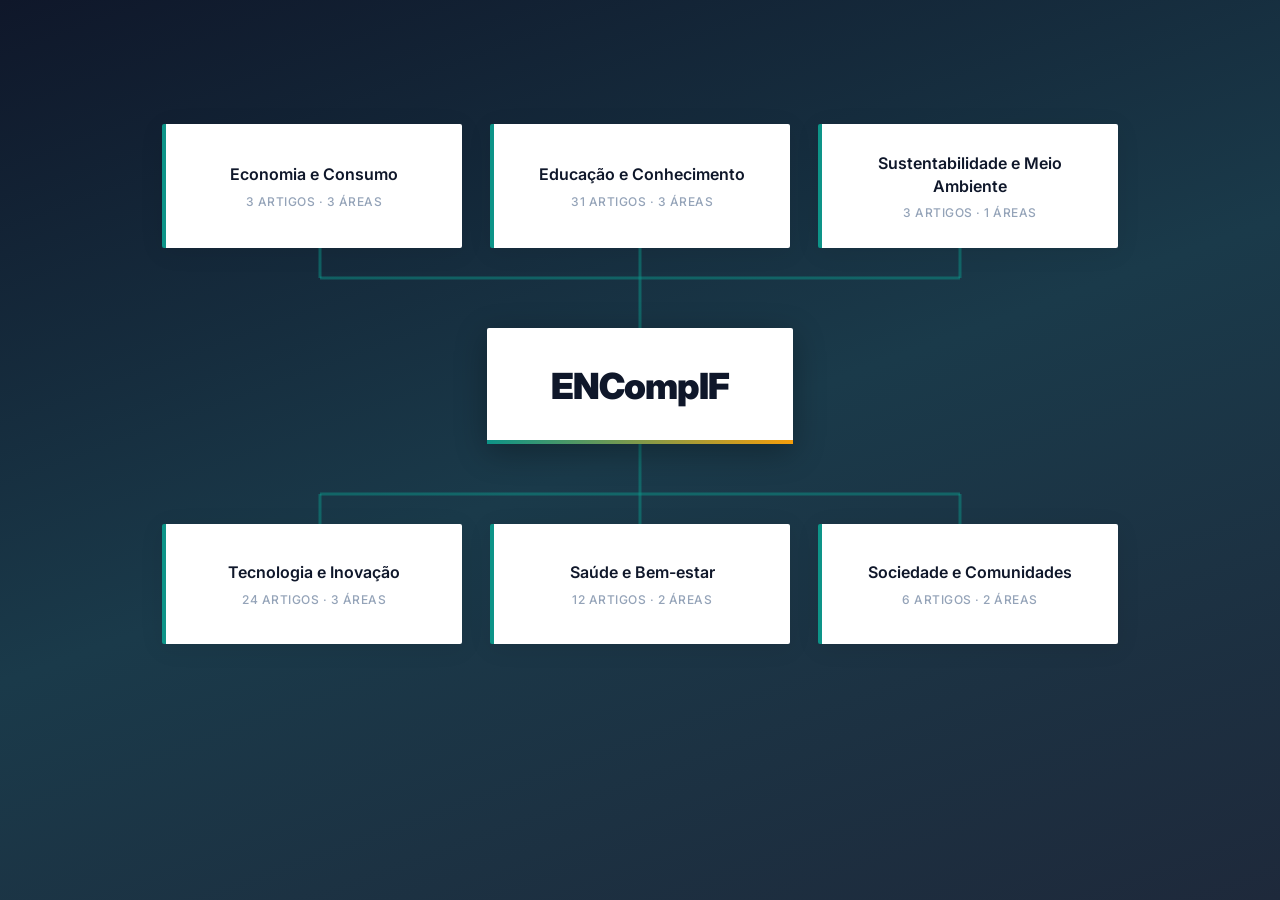
<file: index.html>
<!DOCTYPE html>
<html lang="pt-BR">
<head>
    <meta charset="UTF-8">
    <meta name="viewport" content="width=device-width, initial-scale=1.0">
    <title>ENCompIF - Plataforma de Navegação Hierárquica</title>
    <link rel="preconnect" href="https://fonts.googleapis.com">
    <link rel="preconnect" href="https://fonts.gstatic.com" crossorigin>
    <link href="https://fonts.googleapis.com/css2?family=Inter:wght@400;500;600;700;800;900&display=swap" rel="stylesheet">
    <link rel="stylesheet" href="style.css">
</head>
<body>
    <div class="container" id="app"></div>
    <script src="app.js"></script>
</body>
</html>
</file>
<file: style.css>
:root {
    --primary: #0d9488;
    --primary-dark: #0f766e;
    --primary-light: #14b8a6;
    --accent: #f59e0b;
    --accent-dark: #d97706;
    --bg-deep: #0f172a;
    --bg-mid: #1e293b;
    --bg-surface: #ffffff;
    --text-primary: #0f172a;
    --text-secondary: #475569;
    --text-muted: #94a3b8;
    --border-subtle: #e2e8f0;
    --card-shadow: 0 4px 24px rgba(0, 0, 0, 0.08);
    --card-shadow-hover: 0 12px 40px rgba(13, 148, 136, 0.18);
    --touch-target-min: 48px;
}

* {
    margin: 0;
    padding: 0;
    box-sizing: border-box;
}

body {
    font-family: 'Inter', system-ui, -apple-system, sans-serif;
    background: linear-gradient(160deg, var(--bg-deep) 0%, #1a3a4a 50%, var(--bg-mid) 100%);
    min-height: 100vh;
    padding: 24px;
    overflow-x: hidden;
    color: var(--text-primary);
}

.container {
    max-width: 1400px;
    margin: 0 auto;
    padding-bottom: 96px;
}

/* ========== HIERARCHY VIEW ========== */
.hierarchy-view {
    display: flex;
    flex-direction: column;
    align-items: center;
    justify-content: center;
    min-height: 80vh;
    transition: all 0.5s cubic-bezier(0.22, 1, 0.36, 1);
}

/* ========== ORGANOGRAM LAYOUT ========== */
.organogram {
    display: flex;
    flex-direction: column;
    align-items: center;
    width: 100%;
    max-width: 960px;
}

.organogram-desktop {
    width: 100%;
}

.mobile-organogram {
    display: none;
    width: 100%;
    max-width: 560px;
    margin: 0 auto;
    padding: 6px 2px 10px;
    position: relative;
    align-items: center;
    flex-direction: column;
}

.mobile-org-item {
    width: 100%;
    display: flex;
    justify-content: center;
    padding: 0 4px;
}

.mobile-org-item .central-node,
.mobile-org-item .node {
    width: 100%;
    max-width: 560px;
    margin: 0;
    border-radius: 6px;
}

.mobile-org-item .central-node {
    box-shadow: 0 14px 36px rgba(10, 20, 40, 0.35);
}

.mobile-org-item .node {
    box-shadow: 0 10px 28px rgba(15, 23, 42, 0.2);
}

.mobile-org-item .node::before {
    opacity: 1;
}

.mobile-org-connector {
    display: block;
    position: relative;
    width: 2px;
    height: 24px;
    border-radius: 99px;
    background: linear-gradient(
        180deg,
        rgba(20, 184, 166, 0.35) 0%,
        rgba(13, 148, 136, 0.95) 55%,
        rgba(245, 158, 11, 0.4) 100%
    );
}

.mobile-org-connector::before,
.mobile-org-connector::after {
    content: '';
    position: absolute;
    left: 50%;
    width: 6px;
    height: 6px;
    transform: translateX(-50%);
    border-radius: 50%;
    background: rgba(13, 148, 136, 0.8);
    box-shadow: 0 0 0 2px rgba(240, 253, 250, 0.7);
}

.mobile-org-connector::before {
    top: -3px;
}

.mobile-org-connector::after {
    bottom: -3px;
}

.org-row {
    display: grid;
    grid-template-columns: repeat(3, 1fr);
    gap: 24px;
    width: 100%;
    justify-items: center;
}

.org-row-dynamic {
    grid-template-columns: repeat(var(--org-cols, 3), minmax(0, 1fr));
}

.org-lines {
    width: 100%;
    height: 80px;
    display: block;
}


.org-center {
    display: flex;
    justify-content: center;
    width: 100%;
}

/* ========== CENTRAL NODE ========== */
.central-node {
    background: var(--bg-surface);
    color: var(--text-primary);
    font-size: 36px;
    font-weight: 900;
    letter-spacing: -1px;
    padding: 36px 64px;
    border-radius: 2px;
    cursor: default;
    position: relative;
    box-shadow: 0 8px 32px rgba(0, 0, 0, 0.3);
    transition: all 0.35s cubic-bezier(0.22, 1, 0.36, 1);
}

.central-node::after {
    content: '';
    position: absolute;
    bottom: 0;
    left: 0;
    right: 0;
    height: 4px;
    background: linear-gradient(90deg, var(--primary), var(--accent));
}

.central-node.clickable {
    cursor: pointer;
}

.central-node.clickable:hover {
    transform: translateY(-4px) scale(1.02);
    box-shadow: var(--card-shadow-hover);
}

/* ========== CATEGORY/SUBCATEGORY NODES ========== */
.node {
    background: var(--bg-surface);
    padding: 28px 32px;
    border-radius: 2px;
    box-shadow: var(--card-shadow);
    cursor: pointer;
    transition: all 0.35s cubic-bezier(0.22, 1, 0.36, 1);
    text-align: center;
    font-weight: 600;
    font-size: 16px;
    color: var(--text-primary);
    position: relative;
    border-left: 4px solid var(--primary);
    overflow: hidden;
    min-height: 120px;
    height: auto;
    max-width: 300px;
    width: 100%;
    display: flex;
    flex-direction: column;
    align-items: center;
    justify-content: center;
}

.node::before {
    content: '';
    position: absolute;
    top: 0;
    left: 0;
    width: 100%;
    height: 100%;
    background: linear-gradient(135deg, rgba(13, 148, 136, 0.04), transparent);
    opacity: 0;
    transition: opacity 0.35s ease;
}

.node:hover::before {
    opacity: 1;
}

.node:hover {
    transform: translateY(-4px) scale(1.02);
    box-shadow: var(--card-shadow-hover);
    border-left-color: var(--accent);
}

.node .node-label {
    display: block;
    line-height: 1.4;
    overflow-wrap: anywhere;
}

.node .node-count {
    display: block;
    font-size: 12px;
    font-weight: 500;
    color: var(--text-muted);
    margin-top: 8px;
    text-transform: uppercase;
    letter-spacing: 0.5px;
}

.node .node-arrow {
    position: absolute;
    right: 16px;
    top: 50%;
    transform: translateY(-50%);
    font-size: 18px;
    color: var(--primary);
    opacity: 0;
    transition: all 0.35s ease;
}

.node:hover .node-arrow {
    opacity: 1;
    right: 12px;
}

/* ========== GRID LAYOUTS ========== */

/* ========== EVENT INFO ========== */
.event-info-content {
    padding: 8px 0;
}

.event-description {
    font-size: 16px;
    line-height: 1.8;
    color: var(--text-secondary);
    margin-bottom: 32px;
    text-align: justify;
}

.event-stats {
    display: grid;
    grid-template-columns: repeat(4, 1fr);
    gap: 16px;
    margin-bottom: 32px;
}

.event-stat {
    background: var(--bg-deep);
    padding: 24px;
    border-radius: 2px;
    text-align: center;
    border-left: 4px solid var(--primary);
}

.event-stat-number {
    display: block;
    font-size: 32px;
    font-weight: 900;
    color: white;
    letter-spacing: -1px;
}

.event-stat-label {
    display: block;
    font-size: 12px;
    font-weight: 600;
    color: var(--text-muted);
    text-transform: uppercase;
    letter-spacing: 0.5px;
    margin-top: 4px;
}

.event-topics-title {
    font-size: 18px;
    font-weight: 700;
    color: var(--text-primary);
    margin-bottom: 16px;
}

/* ========== ARTICLES SECTION ========== */
.articles-section {
    background: var(--bg-surface);
    border-radius: 2px;
    padding: 40px;
    margin-top: 32px;
    box-shadow: 0 8px 32px rgba(0, 0, 0, 0.15);
}

.subcategory-header {
    background: var(--bg-deep);
    color: white;
    padding: 28px 32px;
    border-radius: 2px;
    text-align: left;
    font-size: 24px;
    font-weight: 800;
    letter-spacing: -0.5px;
    margin-bottom: 32px;
    position: relative;
    overflow: hidden;
}

.subcategory-header::after {
    content: '';
    position: absolute;
    bottom: 0;
    left: 0;
    width: 120px;
    height: 3px;
    background: linear-gradient(90deg, var(--primary), var(--accent));
}

.articles-grid {
    display: grid;
    grid-template-columns: repeat(auto-fill, minmax(360px, 1fr));
    gap: 24px;
}

/* ========== ARTICLE CARDS ========== */
.article-card {
    background: var(--bg-surface);
    border-radius: 2px;
    padding: 28px;
    box-shadow: var(--card-shadow);
    transition: all 0.35s cubic-bezier(0.22, 1, 0.36, 1);
    border: 1px solid var(--border-subtle);
    border-left: 4px solid var(--primary);
    display: flex;
    flex-direction: column;
    position: relative;
}

.article-card:hover {
    transform: translateY(-4px);
    box-shadow: var(--card-shadow-hover);
    border-left-color: var(--accent);
}

.article-title {
    font-size: 18px;
    font-weight: 700;
    color: var(--text-primary);
    margin-bottom: 10px;
    line-height: 1.4;
    letter-spacing: -0.3px;
}

.article-authors {
    font-size: 13px;
    color: var(--text-secondary);
    margin-bottom: 12px;
    font-style: italic;
    line-height: 1.5;
}

.article-meta {
    display: flex;
    gap: 8px;
    margin-bottom: 12px;
    flex-wrap: wrap;
}

.badge {
    background: var(--bg-deep);
    color: white;
    padding: 4px 12px;
    border-radius: 2px;
    font-size: 11px;
    font-weight: 600;
    letter-spacing: 0.3px;
    text-transform: uppercase;
}

.article-institutions {
    font-size: 12px;
    color: var(--text-muted);
    margin-bottom: 14px;
    padding-bottom: 14px;
    border-bottom: 1px solid var(--border-subtle);
    line-height: 1.5;
}

.article-abstract {
    font-size: 14px;
    color: var(--text-secondary);
    line-height: 1.7;
    margin-bottom: 16px;
    flex-grow: 1;
}

.keywords {
    display: flex;
    gap: 6px;
    flex-wrap: wrap;
    margin-bottom: 16px;
}

.keyword-tag {
    background: #f0fdfa;
    color: var(--primary-dark);
    padding: 4px 10px;
    border-radius: 2px;
    font-size: 11px;
    font-weight: 500;
    border: 1px solid #ccfbf1;
}

.article-button {
    display: flex;
    align-items: center;
    justify-content: center;
    background: var(--primary);
    color: white;
    border: none;
    padding: 12px 24px;
    border-radius: 2px;
    cursor: pointer;
    font-weight: 600;
    font-size: 14px;
    transition: all 0.3s cubic-bezier(0.22, 1, 0.36, 1);
    width: 100%;
    text-align: center;
    text-decoration: none;
    letter-spacing: 0.3px;
    min-height: var(--touch-target-min);
}

.article-button:hover {
    background: var(--primary-dark);
    transform: translateY(-2px);
    box-shadow: 0 6px 20px rgba(13, 148, 136, 0.3);
}

/* ========== LOADING / ERROR ========== */
.loading-state {
    display: flex;
    flex-direction: column;
    align-items: center;
    justify-content: center;
    min-height: 80vh;
    color: rgba(255, 255, 255, 0.9);
    font-size: 20px;
    gap: 24px;
    font-weight: 500;
}

.spinner {
    width: 48px;
    height: 48px;
    border: 3px solid rgba(255, 255, 255, 0.15);
    border-top-color: var(--primary-light);
    border-radius: 50%;
    animation: spin 0.7s linear infinite;
}

@keyframes spin {
    to { transform: rotate(360deg); }
}

.error-state {
    display: flex;
    flex-direction: column;
    align-items: center;
    justify-content: center;
    min-height: 80vh;
    color: white;
    text-align: center;
    gap: 16px;
}

.error-state h2 {
    font-size: 26px;
    font-weight: 800;
}

.error-state p {
    font-size: 15px;
    opacity: 0.7;
}

.retry-button {
    background: var(--primary);
    color: white;
    border: none;
    padding: 12px 32px;
    border-radius: 2px;
    font-weight: 600;
    font-size: 15px;
    cursor: pointer;
    transition: all 0.3s ease;
    min-height: var(--touch-target-min);
}

.retry-button:hover {
    background: var(--primary-dark);
    transform: translateY(-2px);
    box-shadow: 0 6px 20px rgba(13, 148, 136, 0.3);
}

/* ========== BREADCRUMB ========== */
.breadcrumb {
    background: rgba(255, 255, 255, 0.97);
    padding: 14px 24px;
    border-radius: 2px;
    margin-bottom: 24px;
    display: flex;
    align-items: center;
    gap: 10px;
    box-shadow: var(--card-shadow);
    flex-wrap: wrap;
    border-left: 4px solid var(--primary);
    position: sticky;
    top: max(12px, env(safe-area-inset-top));
    z-index: 140;
    -webkit-backdrop-filter: blur(8px);
    backdrop-filter: blur(8px);
}

.breadcrumb-item {
    color: var(--primary);
    cursor: pointer;
    font-weight: 600;
    font-size: 14px;
    transition: all 0.25s ease;
}

.breadcrumb-item:hover {
    color: var(--accent-dark);
}

.breadcrumb-separator {
    color: var(--text-muted);
    font-size: 12px;
}

.breadcrumb-current {
    color: var(--text-primary);
    font-weight: 700;
    font-size: 14px;
}

/* ========== SCROLL TOP ========== */
.scroll-top-button {
    position: fixed;
    right: max(16px, env(safe-area-inset-right));
    bottom: max(16px, env(safe-area-inset-bottom));
    width: 54px;
    height: 54px;
    min-height: var(--touch-target-min);
    border: none;
    border-radius: 999px;
    display: grid;
    place-items: center;
    background: linear-gradient(135deg, var(--primary), var(--primary-dark));
    color: #ffffff;
    font-size: 22px;
    font-weight: 800;
    line-height: 1;
    cursor: pointer;
    box-shadow: 0 10px 24px rgba(15, 23, 42, 0.32);
    opacity: 0;
    visibility: hidden;
    pointer-events: none;
    transform: translateY(10px);
    transition: opacity 0.25s ease, transform 0.25s ease, visibility 0.25s ease, box-shadow 0.25s ease;
    z-index: 180;
}

.scroll-top-button.visible {
    opacity: 1;
    visibility: visible;
    pointer-events: auto;
    transform: translateY(0);
}

.scroll-top-button:hover {
    transform: translateY(-2px);
    box-shadow: 0 14px 30px rgba(13, 148, 136, 0.42);
}

.scroll-top-button:focus-visible {
    outline: 2px solid #ccfbf1;
    outline-offset: 2px;
}

/* ========== ANIMATIONS ========== */
.fade-in {
    animation: fadeIn 0.5s cubic-bezier(0.22, 1, 0.36, 1);
}

@keyframes fadeIn {
    from {
        opacity: 0;
        transform: translateY(16px);
    }
    to {
        opacity: 1;
        transform: translateY(0);
    }
}

.stagger-in {
    opacity: 0;
    transform: translateY(12px);
    animation: staggerFadeIn 0.5s cubic-bezier(0.22, 1, 0.36, 1) forwards;
}

@keyframes staggerFadeIn {
    to {
        opacity: 1;
        transform: translateY(0);
    }
}

/* ========== TOUCH DEVICES ========== */
@media (hover: none) {
    .central-node.clickable:hover {
        transform: none;
        box-shadow: 0 8px 32px rgba(0, 0, 0, 0.3);
    }

    .node:hover {
        transform: none;
        box-shadow: var(--card-shadow);
        border-left-color: var(--primary);
    }

    .node:hover::before {
        opacity: 0;
    }

    .article-card:hover {
        transform: none;
        box-shadow: var(--card-shadow);
        border-left-color: var(--primary);
    }

    .article-button:hover,
    .retry-button:hover {
        transform: none;
        box-shadow: none;
        background: var(--primary);
    }

    .breadcrumb-item:hover {
        color: var(--primary);
    }

    .scroll-top-button:hover {
        transform: translateY(0);
        box-shadow: 0 10px 24px rgba(15, 23, 42, 0.32);
    }

    .scroll-top-button:active {
        transform: scale(0.96);
    }

    .node .node-arrow {
        opacity: 1;
        right: 12px;
    }
}

/* ========== RESPONSIVE ========== */
@media (max-width: 1024px) {
    body {
        padding: clamp(16px, 3vw, 24px);
    }

    .central-node {
        font-size: clamp(28px, 4vw, 34px);
        padding: 30px 42px;
    }

    .articles-section {
        padding: 32px;
    }

    .articles-grid {
        grid-template-columns: repeat(auto-fill, minmax(280px, 1fr));
    }

    .event-stats {
        grid-template-columns: repeat(2, minmax(0, 1fr));
    }
}

@media (max-width: 768px) {
    body {
        padding-top: max(12px, env(safe-area-inset-top));
        padding-right: max(12px, env(safe-area-inset-right));
        padding-bottom: max(16px, env(safe-area-inset-bottom));
        padding-left: max(12px, env(safe-area-inset-left));
    }

    .hierarchy-view {
        justify-content: flex-start;
        min-height: unset;
    }

    .organogram {
        max-width: 100%;
    }

    .organogram-desktop {
        display: none;
    }

    .mobile-organogram {
        display: flex;
        width: min(100%, 560px);
        gap: 0;
    }

    .mobile-org-item {
        padding: 0 2px;
    }

    .mobile-org-item .central-node,
    .mobile-org-item .node {
        border-radius: 4px;
    }

    .mobile-org-item .node {
        padding: 18px 16px;
    }

    .mobile-org-connector {
        height: 22px;
    }

    .org-row,
    .org-row-dynamic {
        grid-template-columns: 1fr;
        gap: 14px;
    }

    .org-lines {
        display: none;
    }

    .org-center {
        margin-bottom: 16px;
    }

    .central-node {
        width: 100%;
        max-width: 560px;
        font-size: clamp(20px, 6vw, 26px);
        padding: 22px 20px;
        margin-bottom: 0;
        letter-spacing: -0.4px;
        text-align: center;
    }

    .node {
        max-width: 560px;
        min-height: 112px;
        padding: 20px 18px;
        font-size: 15px;
    }

    .node .node-count {
        margin-top: 6px;
        font-size: 11px;
    }

    .breadcrumb {
        position: sticky;
        top: max(8px, env(safe-area-inset-top));
        gap: 8px;
        padding: 12px 14px;
        margin-bottom: 16px;
        z-index: 140;
    }

    .breadcrumb-item,
    .breadcrumb-current {
        font-size: 13px;
    }

    .scroll-top-button {
        right: max(12px, env(safe-area-inset-right));
        bottom: max(12px, env(safe-area-inset-bottom));
        width: 50px;
        height: 50px;
        font-size: 20px;
    }

    .articles-section {
        padding: 18px;
        margin-top: 18px;
    }

    .subcategory-header {
        font-size: clamp(18px, 5vw, 22px);
        padding: 16px 14px;
        margin-bottom: 18px;
    }

    .event-description {
        font-size: 15px;
        line-height: 1.65;
        margin-bottom: 20px;
        text-align: left;
    }

    .event-stats {
        grid-template-columns: repeat(2, minmax(0, 1fr));
        gap: 12px;
        margin-bottom: 20px;
    }

    .event-stat {
        padding: 16px 12px;
    }

    .event-stat-number {
        font-size: clamp(24px, 6vw, 28px);
    }

    .event-stat-label {
        font-size: 11px;
    }

    .event-topics-title {
        font-size: 17px;
    }

    .articles-grid {
        grid-template-columns: 1fr;
        gap: 14px;
    }

    .article-card {
        padding: 18px;
    }

    .article-title {
        font-size: 16px;
    }

    .article-abstract {
        line-height: 1.6;
    }

    .loading-state,
    .error-state {
        min-height: 65vh;
        padding: 0 8px;
    }
}

@media (max-width: 480px) {
    .mobile-organogram {
        padding: 4px 0 8px;
    }

    .mobile-org-item {
        padding: 0;
    }

    .mobile-org-item .central-node,
    .mobile-org-item .node {
        border-radius: 3px;
    }

    .mobile-org-connector {
        height: 18px;
    }

    .central-node {
        padding: 18px 14px;
    }

    .node {
        min-height: 96px;
        padding: 16px 14px;
    }

    .breadcrumb {
        padding: 10px 12px;
    }

    .scroll-top-button {
        width: 46px;
        height: 46px;
        font-size: 18px;
    }

    .articles-section {
        padding: 14px;
    }

    .event-stats {
        grid-template-columns: 1fr;
    }

    .event-stat-number {
        font-size: 24px;
    }

    .article-card {
        padding: 16px;
    }

    .badge,
    .keyword-tag {
        font-size: 10px;
    }
}

/* ========== REDUCED MOTION ========== */
@media (prefers-reduced-motion: reduce) {
    *, *::before, *::after {
        animation-duration: 0.01ms !important;
        transition-duration: 0.01ms !important;
    }
}
</file>
